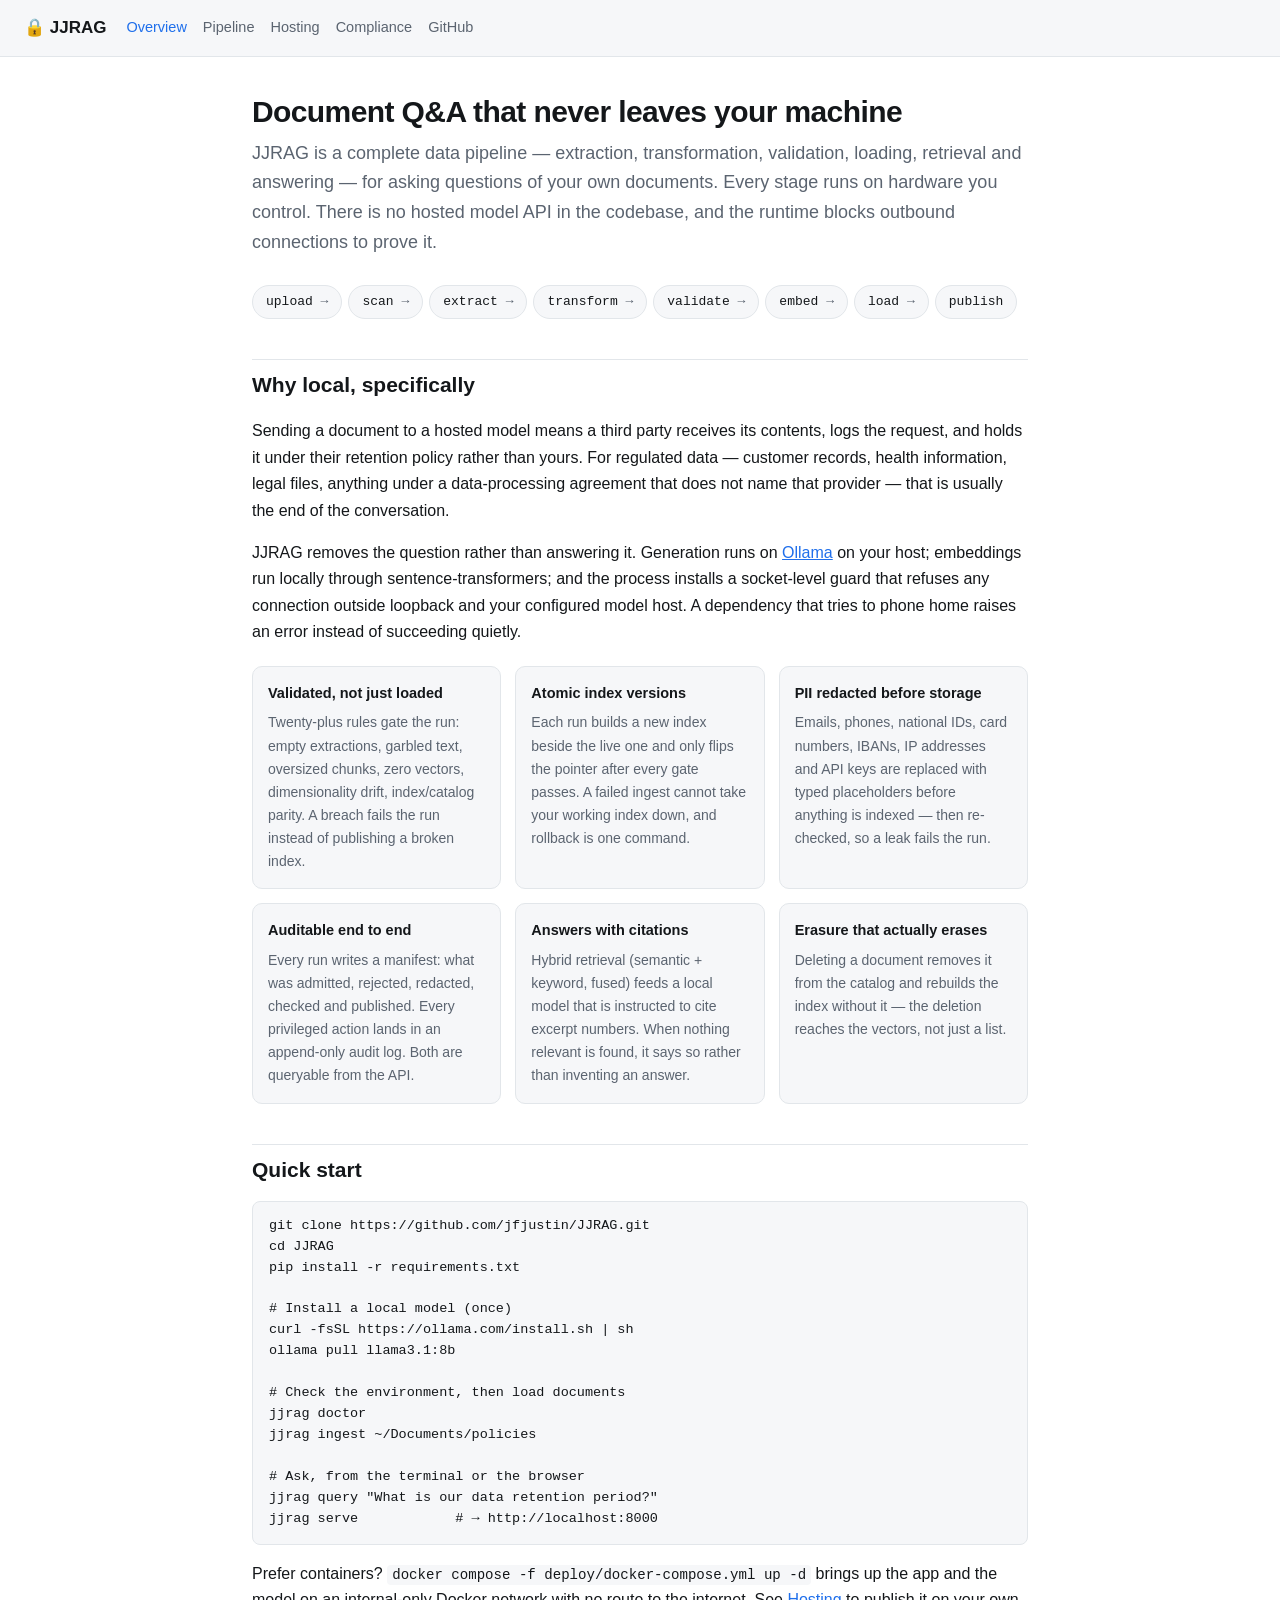
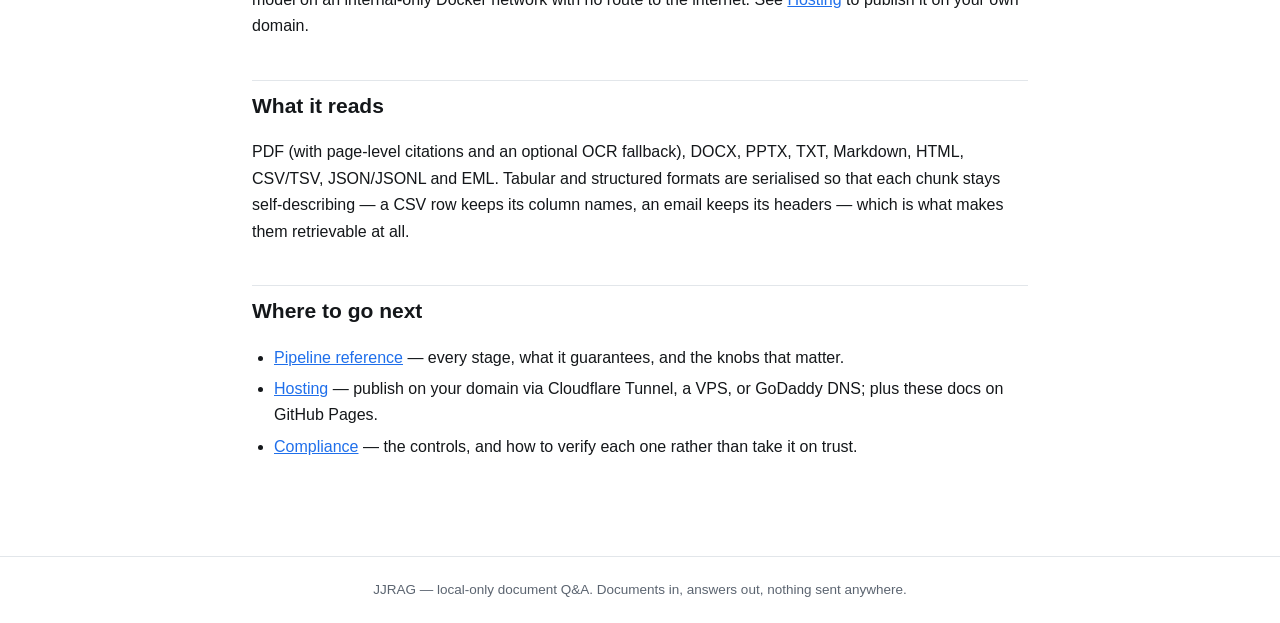
<file: docs/index.html>
<!DOCTYPE html>
<html lang="en">
<head>
<meta charset="utf-8">
<meta name="viewport" content="width=device-width, initial-scale=1">
<title>JJRAG — Local-only document Q&amp;A pipeline</title>
<meta name="description" content="A complete ETL and retrieval pipeline for documents that runs entirely on hardware you control. No hosted model APIs.">
<link rel="stylesheet" href="styles.css">
<link rel="icon" href="data:image/svg+xml,<svg xmlns='http://www.w3.org/2000/svg' viewBox='0 0 100 100'><text y='.9em' font-size='90'>🔒</text></svg>">
</head>
<body>
<header class="site">
  <strong>🔒 JJRAG</strong>
  <nav>
    <a href="index.html" class="active">Overview</a>
    <a href="pipeline.html">Pipeline</a>
    <a href="hosting.html">Hosting</a>
    <a href="compliance.html">Compliance</a>
    <a href="https://github.com/jfjustin/JJRAG">GitHub</a>
  </nav>
</header>

<main>
<h1>Document Q&amp;A that never leaves your machine</h1>
<p class="lead">
  JJRAG is a complete data pipeline — extraction, transformation, validation,
  loading, retrieval and answering — for asking questions of your own
  documents. Every stage runs on hardware you control. There is no hosted model
  API in the codebase, and the runtime blocks outbound connections to prove it.
</p>

<div class="pipeline">
  <span>upload</span><span>scan</span><span>extract</span><span>transform</span>
  <span>validate</span><span>embed</span><span>load</span><span>publish</span>
</div>

<h2>Why local, specifically</h2>
<p>
  Sending a document to a hosted model means a third party receives its
  contents, logs the request, and holds it under their retention policy rather
  than yours. For regulated data — customer records, health information, legal
  files, anything under a data-processing agreement that does not name that
  provider — that is usually the end of the conversation.
</p>
<p>
  JJRAG removes the question rather than answering it. Generation runs on
  <a href="https://ollama.com">Ollama</a> on your host; embeddings run locally
  through sentence-transformers; and the process installs a socket-level guard
  that refuses any connection outside loopback and your configured model host.
  A dependency that tries to phone home raises an error instead of succeeding
  quietly.
</p>

<div class="grid">
  <div class="card">
    <h3>Validated, not just loaded</h3>
    <p>Twenty-plus rules gate the run: empty extractions, garbled text,
       oversized chunks, zero vectors, dimensionality drift, index/catalog
       parity. A breach fails the run instead of publishing a broken index.</p>
  </div>
  <div class="card">
    <h3>Atomic index versions</h3>
    <p>Each run builds a new index beside the live one and only flips the
       pointer after every gate passes. A failed ingest cannot take your
       working index down, and rollback is one command.</p>
  </div>
  <div class="card">
    <h3>PII redacted before storage</h3>
    <p>Emails, phones, national IDs, card numbers, IBANs, IP addresses and API
       keys are replaced with typed placeholders before anything is indexed —
       then re-checked, so a leak fails the run.</p>
  </div>
  <div class="card">
    <h3>Auditable end to end</h3>
    <p>Every run writes a manifest: what was admitted, rejected, redacted,
       checked and published. Every privileged action lands in an append-only
       audit log. Both are queryable from the API.</p>
  </div>
  <div class="card">
    <h3>Answers with citations</h3>
    <p>Hybrid retrieval (semantic + keyword, fused) feeds a local model that is
       instructed to cite excerpt numbers. When nothing relevant is found, it
       says so rather than inventing an answer.</p>
  </div>
  <div class="card">
    <h3>Erasure that actually erases</h3>
    <p>Deleting a document removes it from the catalog and rebuilds the index
       without it — the deletion reaches the vectors, not just a list.</p>
  </div>
</div>

<h2>Quick start</h2>
<pre><code>git clone https://github.com/jfjustin/JJRAG.git
cd JJRAG
pip install -r requirements.txt

# Install a local model (once)
curl -fsSL https://ollama.com/install.sh | sh
ollama pull llama3.1:8b

# Check the environment, then load documents
jjrag doctor
jjrag ingest ~/Documents/policies

# Ask, from the terminal or the browser
jjrag query "What is our data retention period?"
jjrag serve            # → http://localhost:8000</code></pre>

<p>
  Prefer containers? <code>docker compose -f deploy/docker-compose.yml up -d</code>
  brings up the app and the model on an internal-only Docker network with no
  route to the internet. See <a href="hosting.html">Hosting</a> to publish it on
  your own domain.
</p>

<h2>What it reads</h2>
<p>
  PDF (with page-level citations and an optional OCR fallback), DOCX, PPTX,
  TXT, Markdown, HTML, CSV/TSV, JSON/JSONL and EML. Tabular and structured
  formats are serialised so that each chunk stays self-describing — a CSV row
  keeps its column names, an email keeps its headers — which is what makes them
  retrievable at all.
</p>

<h2>Where to go next</h2>
<ul>
  <li><a href="pipeline.html">Pipeline reference</a> — every stage, what it
      guarantees, and the knobs that matter.</li>
  <li><a href="hosting.html">Hosting</a> — publish on your domain via Cloudflare
      Tunnel, a VPS, or GoDaddy DNS; plus these docs on GitHub Pages.</li>
  <li><a href="compliance.html">Compliance</a> — the controls, and how to
      verify each one rather than take it on trust.</li>
</ul>
</main>

<footer>JJRAG — local-only document Q&amp;A. Documents in, answers out, nothing sent anywhere.</footer>
</body>
</html>
</file>
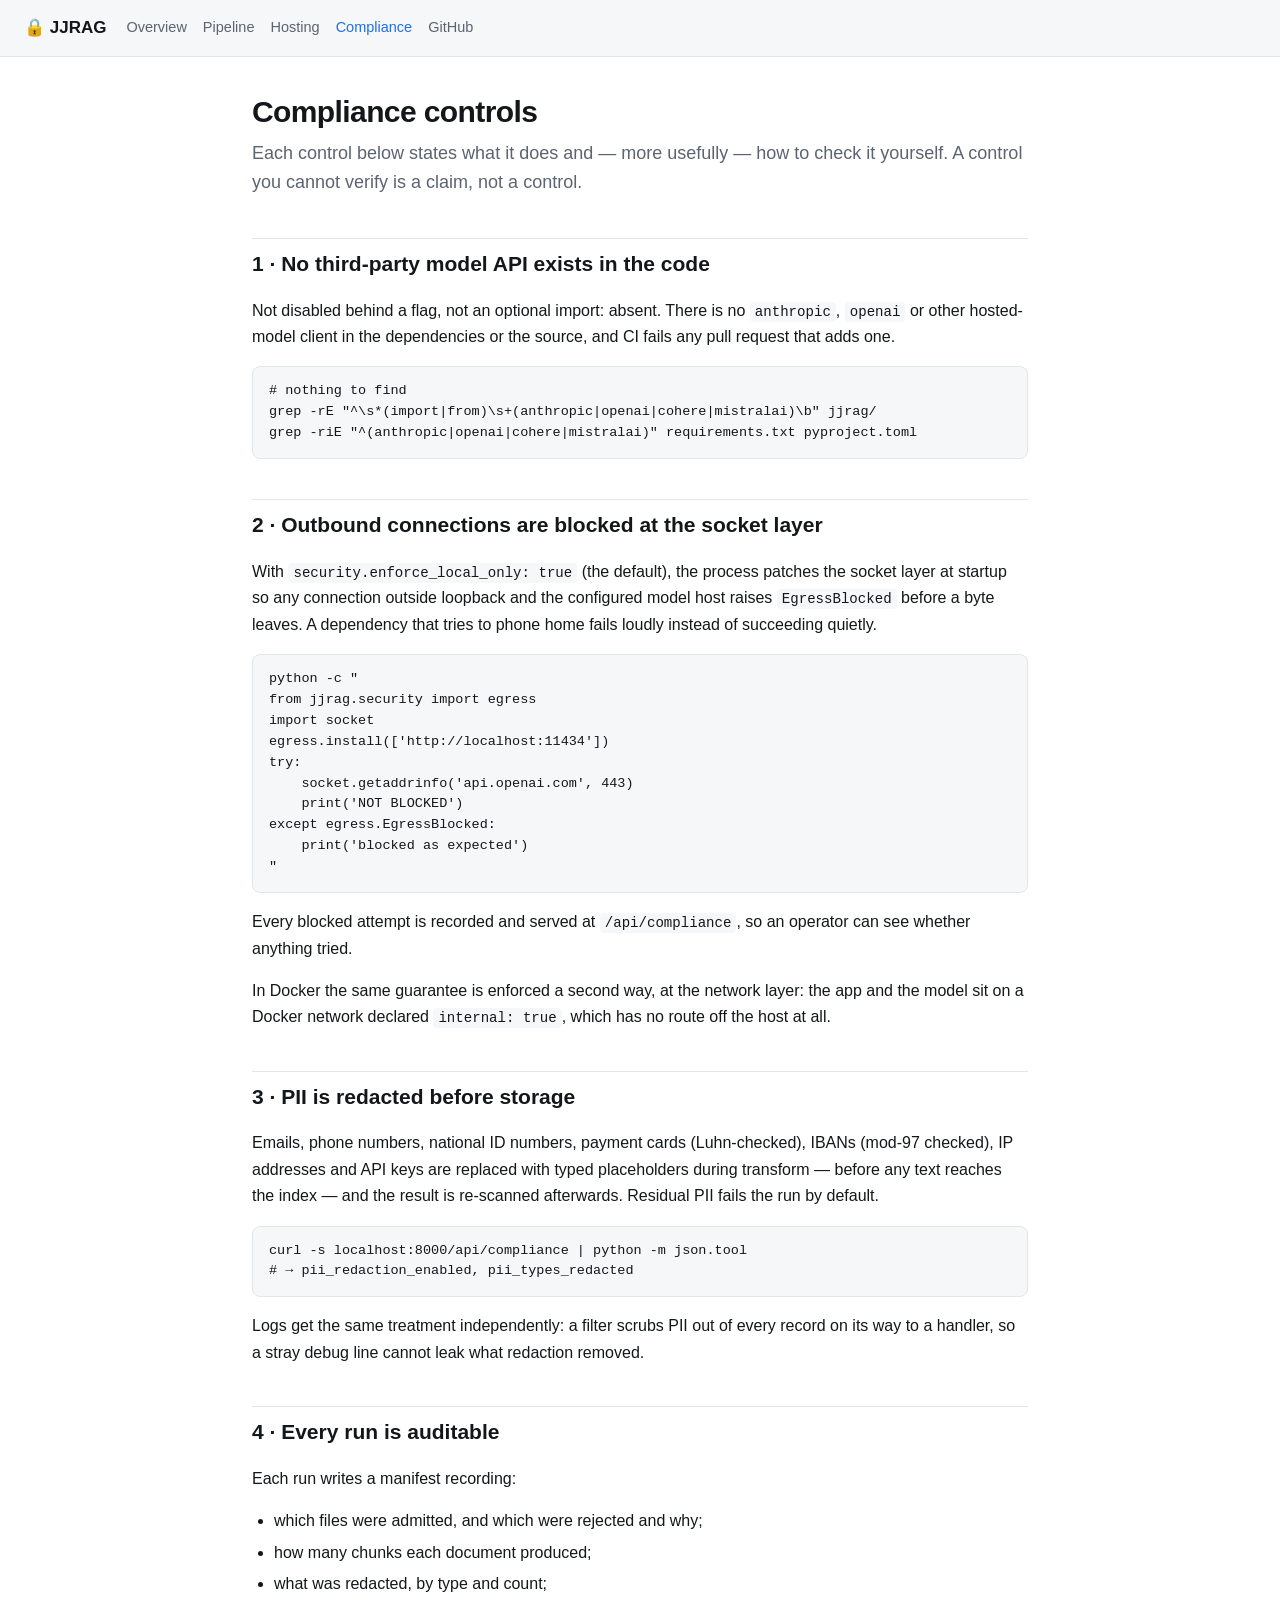
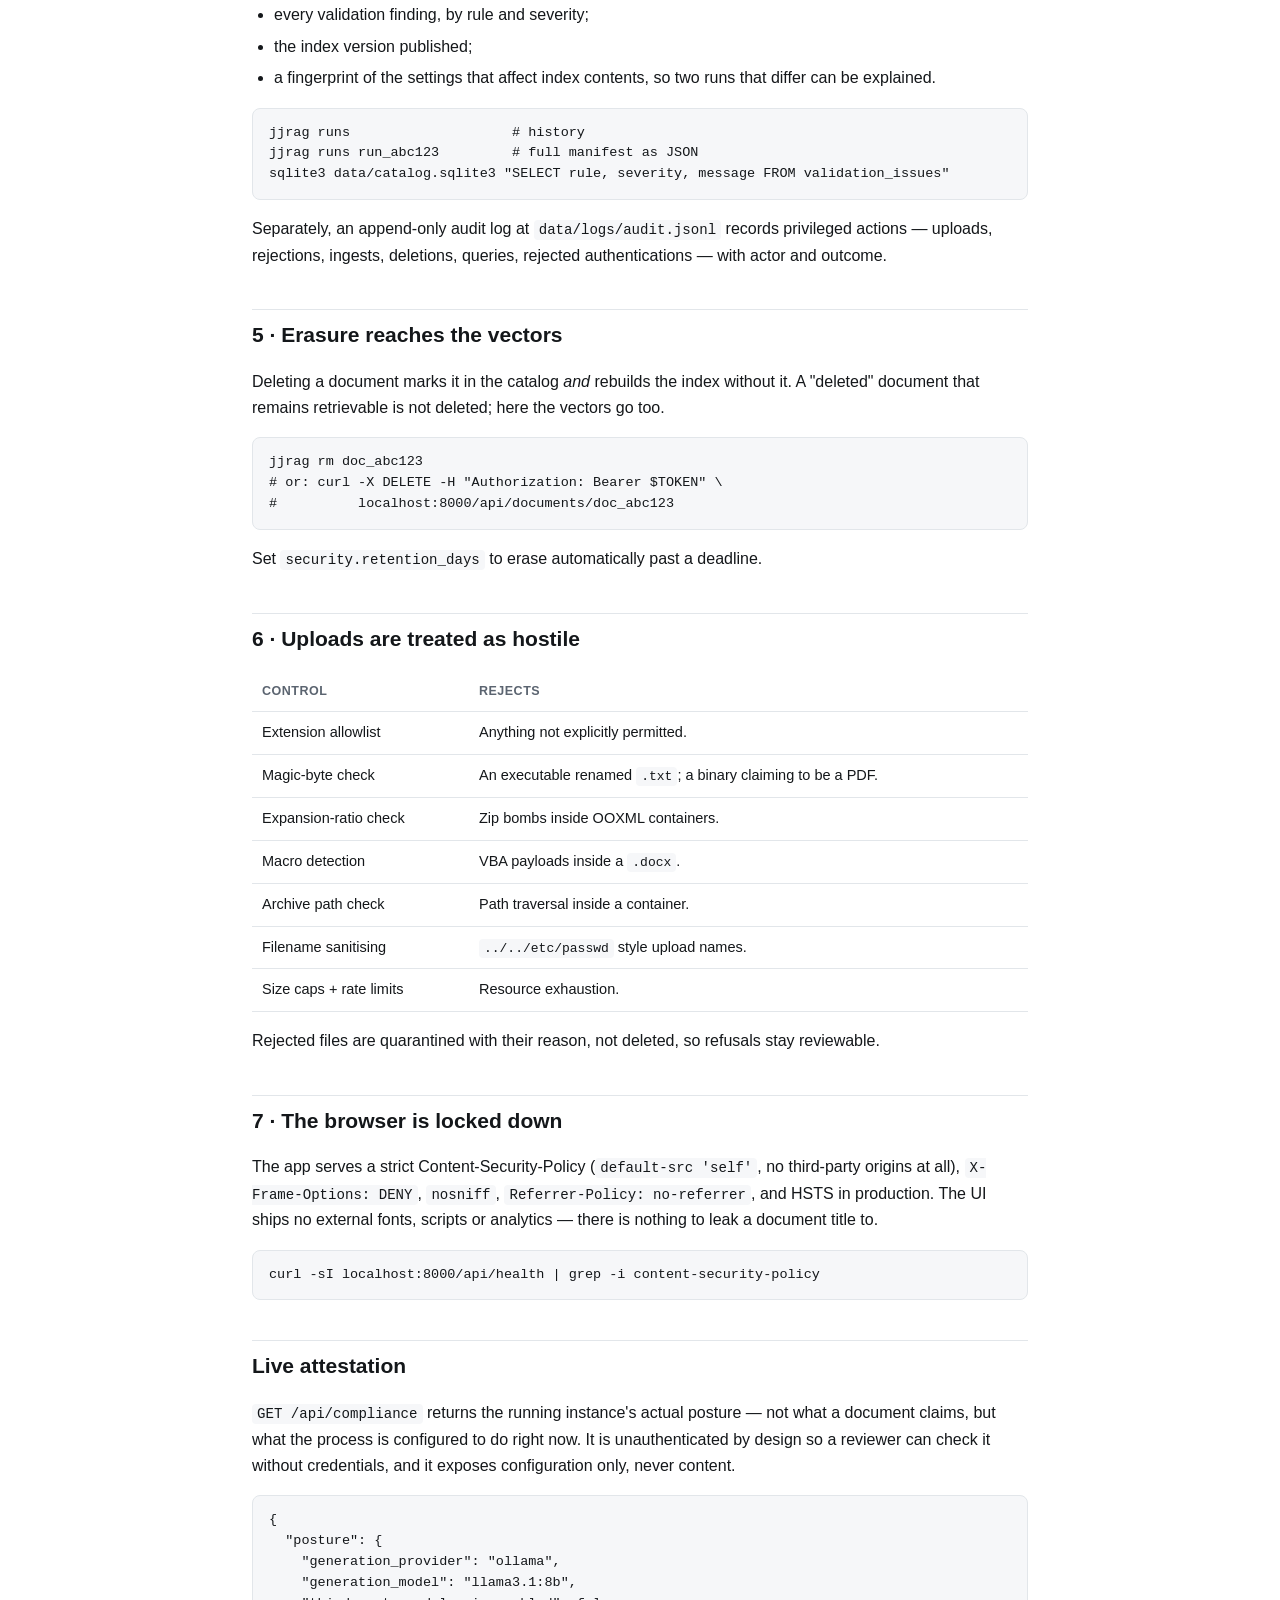
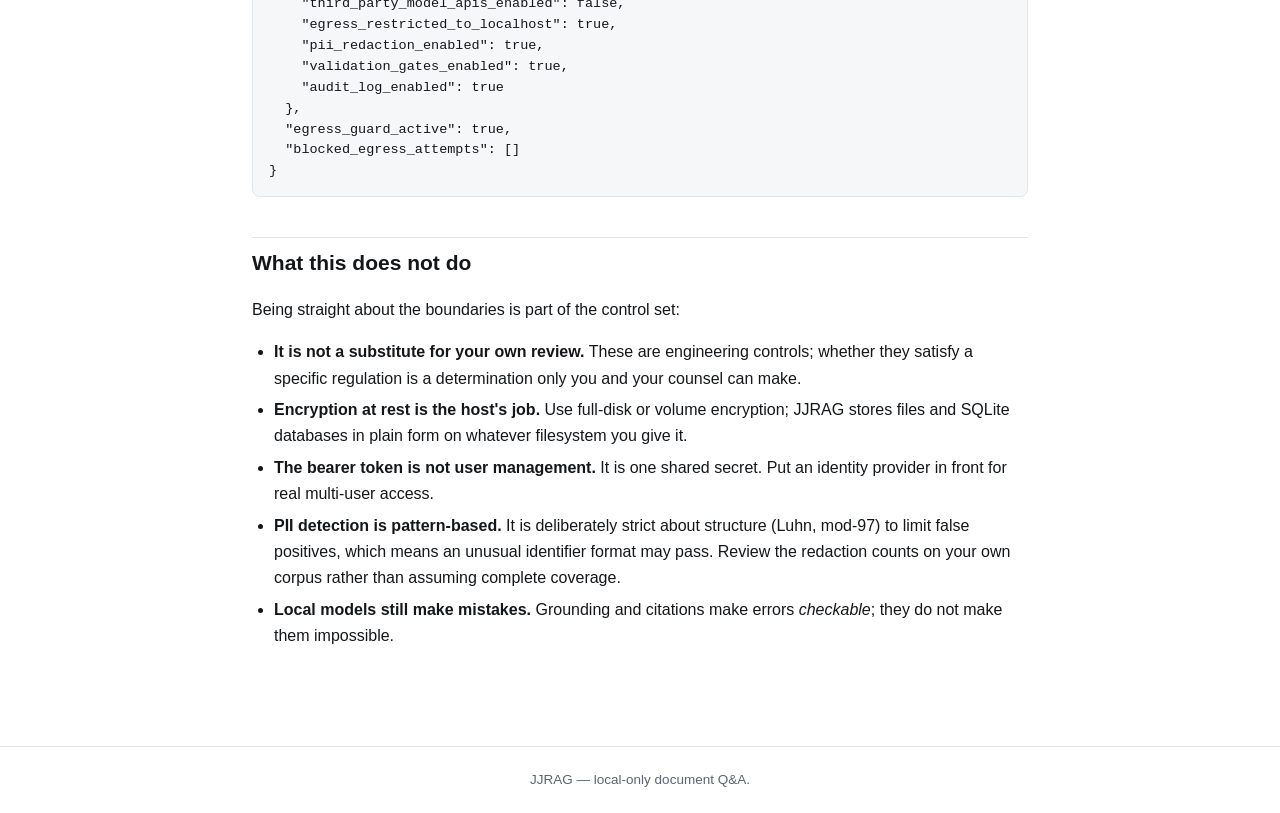
<file: docs/compliance.html>
<!DOCTYPE html>
<html lang="en">
<head>
<meta charset="utf-8">
<meta name="viewport" content="width=device-width, initial-scale=1">
<title>Compliance — JJRAG</title>
<link rel="stylesheet" href="styles.css">
<link rel="icon" href="data:image/svg+xml,<svg xmlns='http://www.w3.org/2000/svg' viewBox='0 0 100 100'><text y='.9em' font-size='90'>🔒</text></svg>">
</head>
<body>
<header class="site">
  <strong>🔒 JJRAG</strong>
  <nav>
    <a href="index.html">Overview</a>
    <a href="pipeline.html">Pipeline</a>
    <a href="hosting.html">Hosting</a>
    <a href="compliance.html" class="active">Compliance</a>
    <a href="https://github.com/jfjustin/JJRAG">GitHub</a>
  </nav>
</header>

<main>
<h1>Compliance controls</h1>
<p class="lead">
  Each control below states what it does and — more usefully — how to check it
  yourself. A control you cannot verify is a claim, not a control.
</p>

<h2>1 · No third-party model API exists in the code</h2>
<p>
  Not disabled behind a flag, not an optional import: absent. There is no
  <code>anthropic</code>, <code>openai</code> or other hosted-model client in
  the dependencies or the source, and CI fails any pull request that adds one.
</p>
<pre><code># nothing to find
grep -rE "^\s*(import|from)\s+(anthropic|openai|cohere|mistralai)\b" jjrag/
grep -riE "^(anthropic|openai|cohere|mistralai)" requirements.txt pyproject.toml</code></pre>

<h2>2 · Outbound connections are blocked at the socket layer</h2>
<p>
  With <code>security.enforce_local_only: true</code> (the default), the process
  patches the socket layer at startup so any connection outside loopback and the
  configured model host raises <code>EgressBlocked</code> before a byte leaves.
  A dependency that tries to phone home fails loudly instead of succeeding
  quietly.
</p>
<pre><code>python -c "
from jjrag.security import egress
import socket
egress.install(['http://localhost:11434'])
try:
    socket.getaddrinfo('api.openai.com', 443)
    print('NOT BLOCKED')
except egress.EgressBlocked:
    print('blocked as expected')
"</code></pre>
<p>
  Every blocked attempt is recorded and served at <code>/api/compliance</code>,
  so an operator can see whether anything tried.
</p>
<p>
  In Docker the same guarantee is enforced a second way, at the network layer:
  the app and the model sit on a Docker network declared
  <code>internal: true</code>, which has no route off the host at all.
</p>

<h2>3 · PII is redacted before storage</h2>
<p>
  Emails, phone numbers, national ID numbers, payment cards (Luhn-checked),
  IBANs (mod-97 checked), IP addresses and API keys are replaced with typed
  placeholders during transform — before any text reaches the index — and the
  result is re-scanned afterwards. Residual PII fails the run by default.
</p>
<pre><code>curl -s localhost:8000/api/compliance | python -m json.tool
# → pii_redaction_enabled, pii_types_redacted</code></pre>
<p>
  Logs get the same treatment independently: a filter scrubs PII out of every
  record on its way to a handler, so a stray debug line cannot leak what
  redaction removed.
</p>

<h2>4 · Every run is auditable</h2>
<p>Each run writes a manifest recording:</p>
<ul>
  <li>which files were admitted, and which were rejected and why;</li>
  <li>how many chunks each document produced;</li>
  <li>what was redacted, by type and count;</li>
  <li>every validation finding, by rule and severity;</li>
  <li>the index version published;</li>
  <li>a fingerprint of the settings that affect index contents, so two runs that
      differ can be explained.</li>
</ul>
<pre><code>jjrag runs                    # history
jjrag runs run_abc123         # full manifest as JSON
sqlite3 data/catalog.sqlite3 "SELECT rule, severity, message FROM validation_issues"</code></pre>
<p>
  Separately, an append-only audit log at <code>data/logs/audit.jsonl</code>
  records privileged actions — uploads, rejections, ingests, deletions, queries,
  rejected authentications — with actor and outcome.
</p>

<h2>5 · Erasure reaches the vectors</h2>
<p>
  Deleting a document marks it in the catalog <em>and</em> rebuilds the index
  without it. A "deleted" document that remains retrievable is not deleted; here
  the vectors go too.
</p>
<pre><code>jjrag rm doc_abc123
# or: curl -X DELETE -H "Authorization: Bearer $TOKEN" \
#          localhost:8000/api/documents/doc_abc123</code></pre>
<p>
  Set <code>security.retention_days</code> to erase automatically past a
  deadline.
</p>

<h2>6 · Uploads are treated as hostile</h2>
<table>
  <tr><th>Control</th><th>Rejects</th></tr>
  <tr><td>Extension allowlist</td><td>Anything not explicitly permitted.</td></tr>
  <tr><td>Magic-byte check</td><td>An executable renamed <code>.txt</code>; a binary claiming to be a PDF.</td></tr>
  <tr><td>Expansion-ratio check</td><td>Zip bombs inside OOXML containers.</td></tr>
  <tr><td>Macro detection</td><td>VBA payloads inside a <code>.docx</code>.</td></tr>
  <tr><td>Archive path check</td><td>Path traversal inside a container.</td></tr>
  <tr><td>Filename sanitising</td><td><code>../../etc/passwd</code> style upload names.</td></tr>
  <tr><td>Size caps + rate limits</td><td>Resource exhaustion.</td></tr>
</table>
<p>Rejected files are quarantined with their reason, not deleted, so refusals stay reviewable.</p>

<h2>7 · The browser is locked down</h2>
<p>
  The app serves a strict Content-Security-Policy (<code>default-src 'self'</code>,
  no third-party origins at all), <code>X-Frame-Options: DENY</code>,
  <code>nosniff</code>, <code>Referrer-Policy: no-referrer</code>, and HSTS in
  production. The UI ships no external fonts, scripts or analytics — there is
  nothing to leak a document title to.
</p>
<pre><code>curl -sI localhost:8000/api/health | grep -i content-security-policy</code></pre>

<h2>Live attestation</h2>
<p>
  <code>GET /api/compliance</code> returns the running instance's actual posture
  — not what a document claims, but what the process is configured to do right
  now. It is unauthenticated by design so a reviewer can check it without
  credentials, and it exposes configuration only, never content.
</p>
<pre><code>{
  "posture": {
    "generation_provider": "ollama",
    "generation_model": "llama3.1:8b",
    "third_party_model_apis_enabled": false,
    "egress_restricted_to_localhost": true,
    "pii_redaction_enabled": true,
    "validation_gates_enabled": true,
    "audit_log_enabled": true
  },
  "egress_guard_active": true,
  "blocked_egress_attempts": []
}</code></pre>

<h2>What this does not do</h2>
<p>Being straight about the boundaries is part of the control set:</p>
<ul>
  <li><strong>It is not a substitute for your own review.</strong> These are
      engineering controls; whether they satisfy a specific regulation is a
      determination only you and your counsel can make.</li>
  <li><strong>Encryption at rest is the host's job.</strong> Use full-disk or
      volume encryption; JJRAG stores files and SQLite databases in plain form
      on whatever filesystem you give it.</li>
  <li><strong>The bearer token is not user management.</strong> It is one shared
      secret. Put an identity provider in front for real multi-user access.</li>
  <li><strong>PII detection is pattern-based.</strong> It is deliberately strict
      about structure (Luhn, mod-97) to limit false positives, which means an
      unusual identifier format may pass. Review the redaction counts on your
      own corpus rather than assuming complete coverage.</li>
  <li><strong>Local models still make mistakes.</strong> Grounding and citations
      make errors <em>checkable</em>; they do not make them impossible.</li>
</ul>
</main>

<footer>JJRAG — local-only document Q&amp;A.</footer>
</body>
</html>
</file>
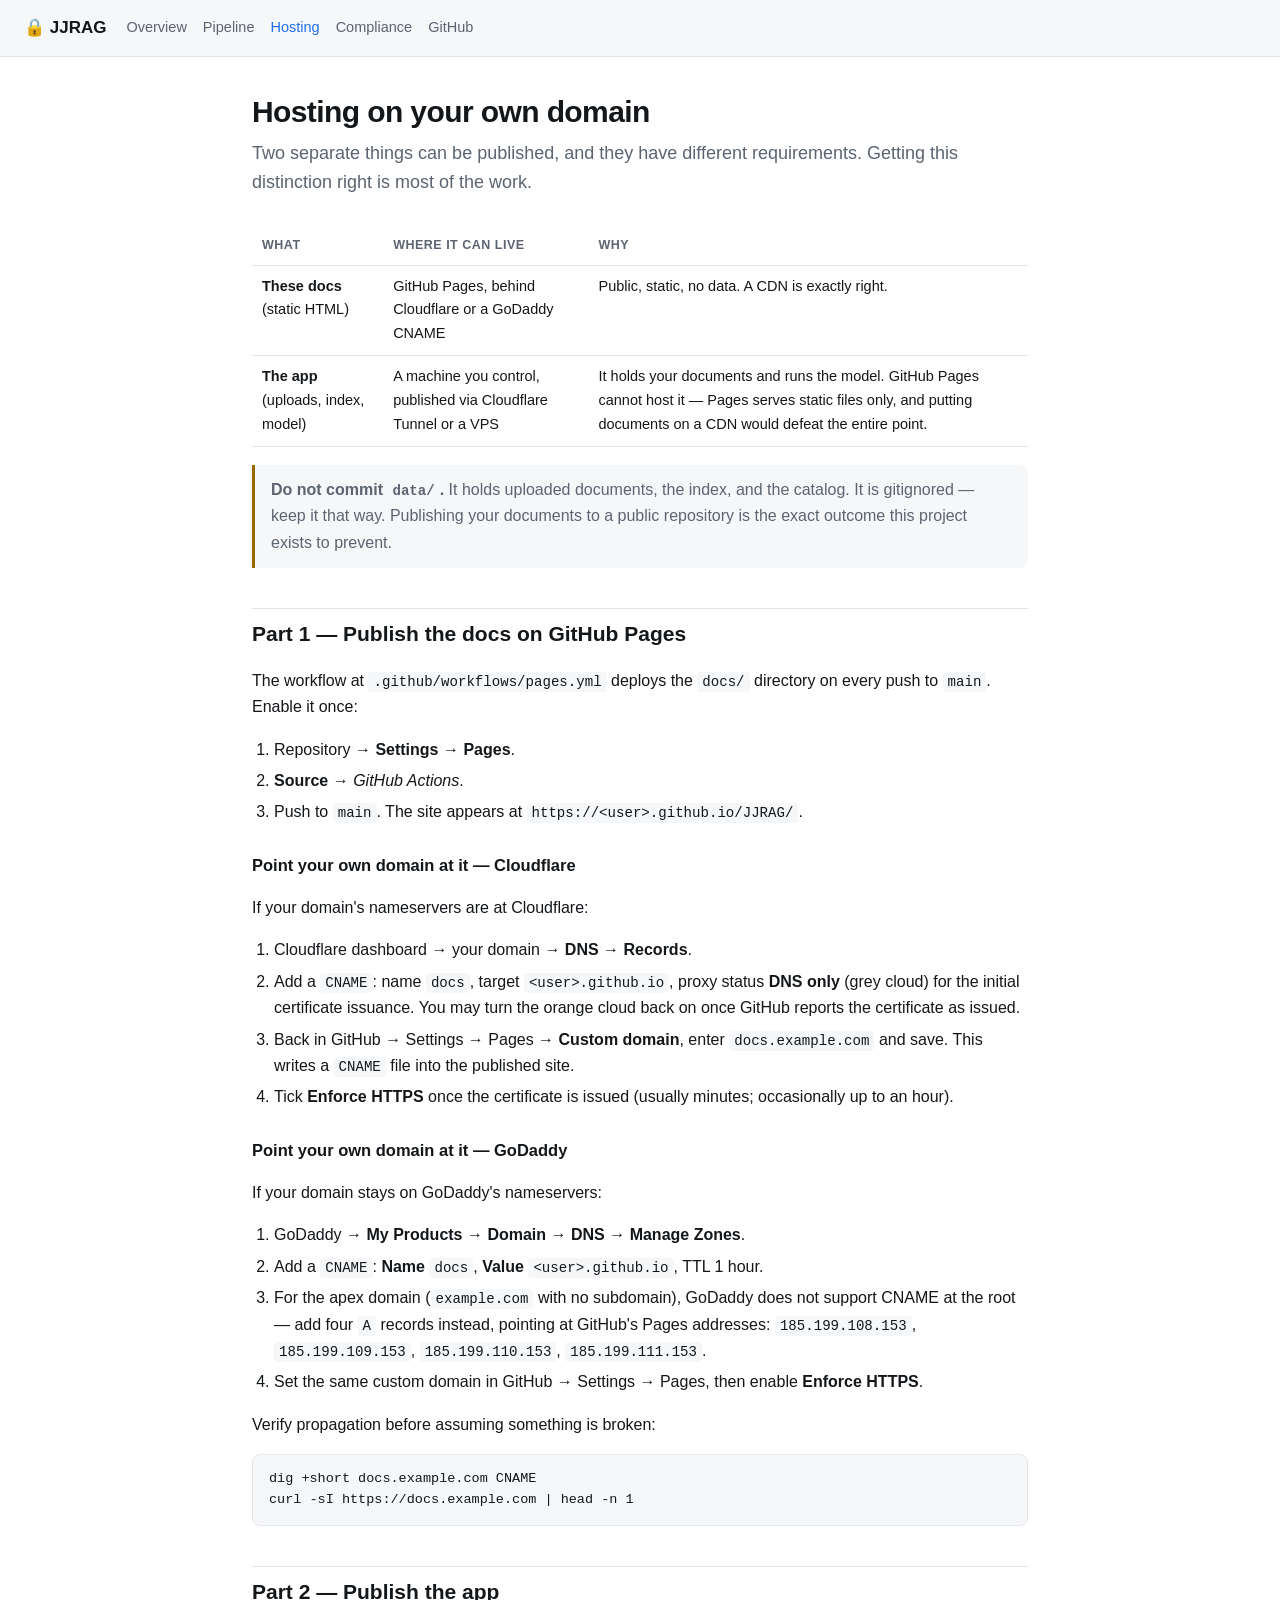
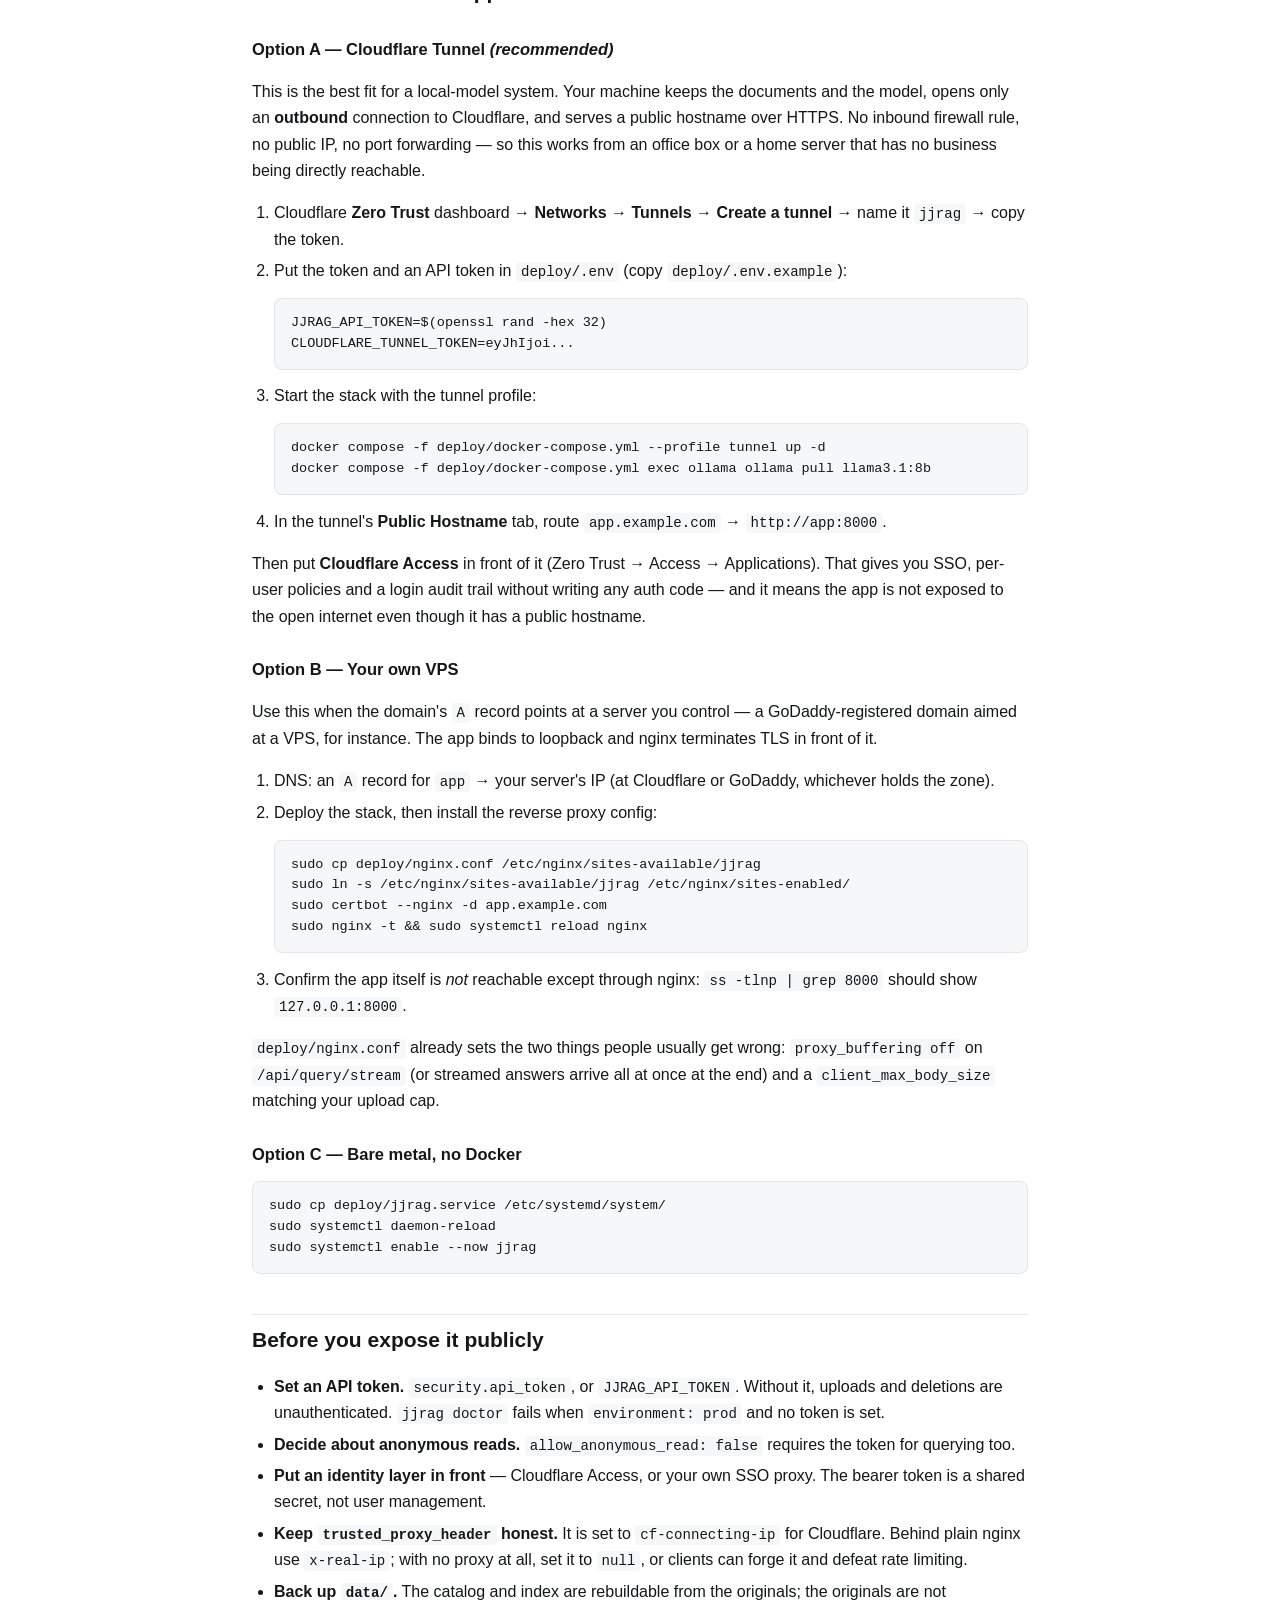
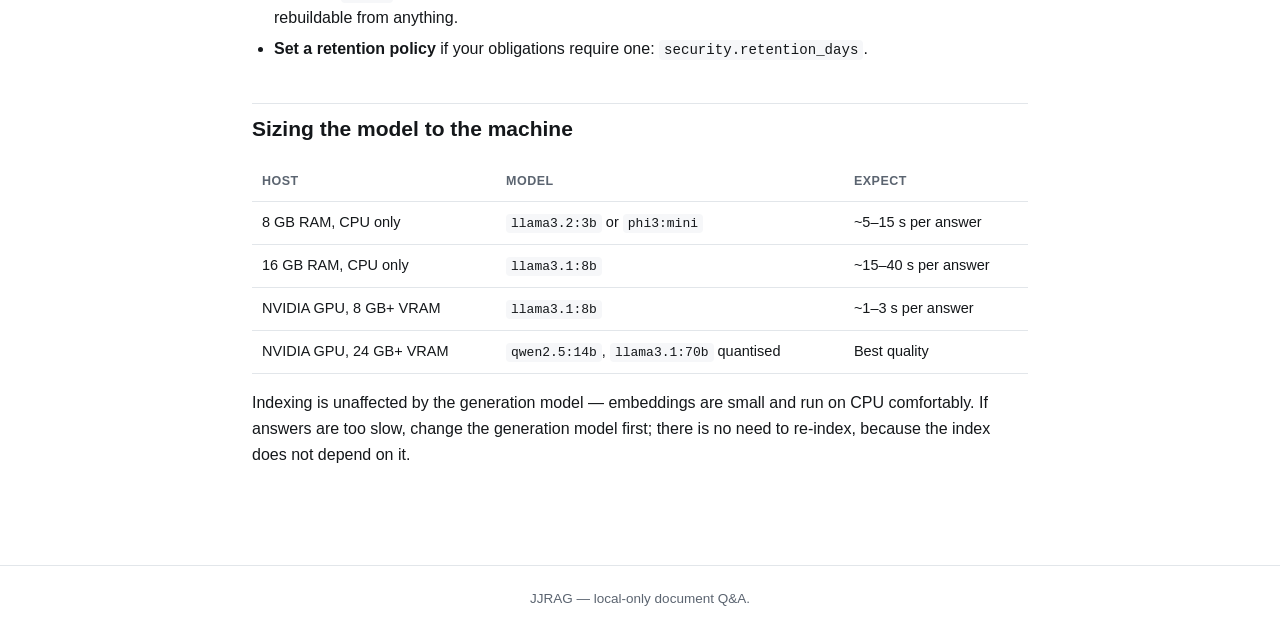
<file: docs/hosting.html>
<!DOCTYPE html>
<html lang="en">
<head>
<meta charset="utf-8">
<meta name="viewport" content="width=device-width, initial-scale=1">
<title>Hosting — JJRAG</title>
<link rel="stylesheet" href="styles.css">
<link rel="icon" href="data:image/svg+xml,<svg xmlns='http://www.w3.org/2000/svg' viewBox='0 0 100 100'><text y='.9em' font-size='90'>🔒</text></svg>">
</head>
<body>
<header class="site">
  <strong>🔒 JJRAG</strong>
  <nav>
    <a href="index.html">Overview</a>
    <a href="pipeline.html">Pipeline</a>
    <a href="hosting.html" class="active">Hosting</a>
    <a href="compliance.html">Compliance</a>
    <a href="https://github.com/jfjustin/JJRAG">GitHub</a>
  </nav>
</header>

<main>
<h1>Hosting on your own domain</h1>
<p class="lead">
  Two separate things can be published, and they have different requirements.
  Getting this distinction right is most of the work.
</p>

<table>
  <tr><th>What</th><th>Where it can live</th><th>Why</th></tr>
  <tr>
    <td><strong>These docs</strong> (static HTML)</td>
    <td>GitHub Pages, behind Cloudflare or a GoDaddy CNAME</td>
    <td>Public, static, no data. A CDN is exactly right.</td>
  </tr>
  <tr>
    <td><strong>The app</strong> (uploads, index, model)</td>
    <td>A machine you control, published via Cloudflare Tunnel or a VPS</td>
    <td>It holds your documents and runs the model. GitHub Pages cannot host
        it — Pages serves static files only, and putting documents on a CDN
        would defeat the entire point.</td>
  </tr>
</table>

<blockquote class="warn">
  <strong>Do not commit <code>data/</code>.</strong> It holds uploaded
  documents, the index, and the catalog. It is gitignored — keep it that way.
  Publishing your documents to a public repository is the exact outcome this
  project exists to prevent.
</blockquote>

<h2>Part 1 — Publish the docs on GitHub Pages</h2>
<p>
  The workflow at <code>.github/workflows/pages.yml</code> deploys the
  <code>docs/</code> directory on every push to <code>main</code>. Enable it
  once:
</p>
<ol>
  <li>Repository → <strong>Settings → Pages</strong>.</li>
  <li><strong>Source</strong> → <em>GitHub Actions</em>.</li>
  <li>Push to <code>main</code>. The site appears at
      <code>https://&lt;user&gt;.github.io/JJRAG/</code>.</li>
</ol>

<h3>Point your own domain at it — Cloudflare</h3>
<p>If your domain's nameservers are at Cloudflare:</p>
<ol>
  <li>Cloudflare dashboard → your domain → <strong>DNS → Records</strong>.</li>
  <li>Add a <code>CNAME</code>: name <code>docs</code>, target
      <code>&lt;user&gt;.github.io</code>, proxy status
      <strong>DNS only</strong> (grey cloud) for the initial certificate
      issuance. You may turn the orange cloud back on once GitHub reports the
      certificate as issued.</li>
  <li>Back in GitHub → Settings → Pages → <strong>Custom domain</strong>, enter
      <code>docs.example.com</code> and save. This writes a
      <code>CNAME</code> file into the published site.</li>
  <li>Tick <strong>Enforce HTTPS</strong> once the certificate is issued
      (usually minutes; occasionally up to an hour).</li>
</ol>

<h3>Point your own domain at it — GoDaddy</h3>
<p>If your domain stays on GoDaddy's nameservers:</p>
<ol>
  <li>GoDaddy → <strong>My Products → Domain → DNS → Manage Zones</strong>.</li>
  <li>Add a <code>CNAME</code>: <strong>Name</strong> <code>docs</code>,
      <strong>Value</strong> <code>&lt;user&gt;.github.io</code>, TTL 1 hour.</li>
  <li>For the apex domain (<code>example.com</code> with no subdomain), GoDaddy
      does not support CNAME at the root — add four <code>A</code> records
      instead, pointing at GitHub's Pages addresses:
      <code>185.199.108.153</code>, <code>185.199.109.153</code>,
      <code>185.199.110.153</code>, <code>185.199.111.153</code>.</li>
  <li>Set the same custom domain in GitHub → Settings → Pages, then enable
      <strong>Enforce HTTPS</strong>.</li>
</ol>
<p>Verify propagation before assuming something is broken:</p>
<pre><code>dig +short docs.example.com CNAME
curl -sI https://docs.example.com | head -n 1</code></pre>

<h2>Part 2 — Publish the app</h2>

<h3>Option A — Cloudflare Tunnel <em>(recommended)</em></h3>
<p>
  This is the best fit for a local-model system. Your machine keeps the
  documents and the model, opens only an <strong>outbound</strong> connection to
  Cloudflare, and serves a public hostname over HTTPS. No inbound firewall rule,
  no public IP, no port forwarding — so this works from an office box or a home
  server that has no business being directly reachable.
</p>
<ol>
  <li>Cloudflare <strong>Zero Trust</strong> dashboard →
      <strong>Networks → Tunnels → Create a tunnel</strong> → name it
      <code>jjrag</code> → copy the token.</li>
  <li>Put the token and an API token in <code>deploy/.env</code>
      (copy <code>deploy/.env.example</code>):
<pre><code>JJRAG_API_TOKEN=$(openssl rand -hex 32)
CLOUDFLARE_TUNNEL_TOKEN=eyJhIjoi...</code></pre></li>
  <li>Start the stack with the tunnel profile:
<pre><code>docker compose -f deploy/docker-compose.yml --profile tunnel up -d
docker compose -f deploy/docker-compose.yml exec ollama ollama pull llama3.1:8b</code></pre></li>
  <li>In the tunnel's <strong>Public Hostname</strong> tab, route
      <code>app.example.com</code> → <code>http://app:8000</code>.</li>
</ol>
<p>
  Then put <strong>Cloudflare Access</strong> in front of it (Zero Trust →
  Access → Applications). That gives you SSO, per-user policies and a login
  audit trail without writing any auth code — and it means the app is not
  exposed to the open internet even though it has a public hostname.
</p>

<h3>Option B — Your own VPS</h3>
<p>
  Use this when the domain's <code>A</code> record points at a server you
  control — a GoDaddy-registered domain aimed at a VPS, for instance. The app
  binds to loopback and nginx terminates TLS in front of it.
</p>
<ol>
  <li>DNS: an <code>A</code> record for <code>app</code> → your server's IP
      (at Cloudflare or GoDaddy, whichever holds the zone).</li>
  <li>Deploy the stack, then install the reverse proxy config:
<pre><code>sudo cp deploy/nginx.conf /etc/nginx/sites-available/jjrag
sudo ln -s /etc/nginx/sites-available/jjrag /etc/nginx/sites-enabled/
sudo certbot --nginx -d app.example.com
sudo nginx -t &amp;&amp; sudo systemctl reload nginx</code></pre></li>
  <li>Confirm the app itself is <em>not</em> reachable except through nginx:
      <code>ss -tlnp | grep 8000</code> should show <code>127.0.0.1:8000</code>.</li>
</ol>
<p>
  <code>deploy/nginx.conf</code> already sets the two things people usually get
  wrong: <code>proxy_buffering off</code> on <code>/api/query/stream</code> (or
  streamed answers arrive all at once at the end) and a
  <code>client_max_body_size</code> matching your upload cap.
</p>

<h3>Option C — Bare metal, no Docker</h3>
<pre><code>sudo cp deploy/jjrag.service /etc/systemd/system/
sudo systemctl daemon-reload
sudo systemctl enable --now jjrag</code></pre>

<h2>Before you expose it publicly</h2>
<ul>
  <li><strong>Set an API token.</strong> <code>security.api_token</code>, or
      <code>JJRAG_API_TOKEN</code>. Without it, uploads and deletions are
      unauthenticated. <code>jjrag doctor</code> fails when
      <code>environment: prod</code> and no token is set.</li>
  <li><strong>Decide about anonymous reads.</strong>
      <code>allow_anonymous_read: false</code> requires the token for querying
      too.</li>
  <li><strong>Put an identity layer in front</strong> — Cloudflare Access, or
      your own SSO proxy. The bearer token is a shared secret, not user
      management.</li>
  <li><strong>Keep <code>trusted_proxy_header</code> honest.</strong> It is set
      to <code>cf-connecting-ip</code> for Cloudflare. Behind plain nginx use
      <code>x-real-ip</code>; with no proxy at all, set it to
      <code>null</code>, or clients can forge it and defeat rate limiting.</li>
  <li><strong>Back up <code>data/</code>.</strong> The catalog and index are
      rebuildable from the originals; the originals are not rebuildable from
      anything.</li>
  <li><strong>Set a retention policy</strong> if your obligations require one:
      <code>security.retention_days</code>.</li>
</ul>

<h2>Sizing the model to the machine</h2>
<table>
  <tr><th>Host</th><th>Model</th><th>Expect</th></tr>
  <tr><td>8 GB RAM, CPU only</td><td><code>llama3.2:3b</code> or <code>phi3:mini</code></td><td>~5–15 s per answer</td></tr>
  <tr><td>16 GB RAM, CPU only</td><td><code>llama3.1:8b</code></td><td>~15–40 s per answer</td></tr>
  <tr><td>NVIDIA GPU, 8 GB+ VRAM</td><td><code>llama3.1:8b</code></td><td>~1–3 s per answer</td></tr>
  <tr><td>NVIDIA GPU, 24 GB+ VRAM</td><td><code>qwen2.5:14b</code>, <code>llama3.1:70b</code> quantised</td><td>Best quality</td></tr>
</table>
<p>
  Indexing is unaffected by the generation model — embeddings are small and run
  on CPU comfortably. If answers are too slow, change the generation model
  first; there is no need to re-index, because the index does not depend on it.
</p>
</main>

<footer>JJRAG — local-only document Q&amp;A.</footer>
</body>
</html>
</file>
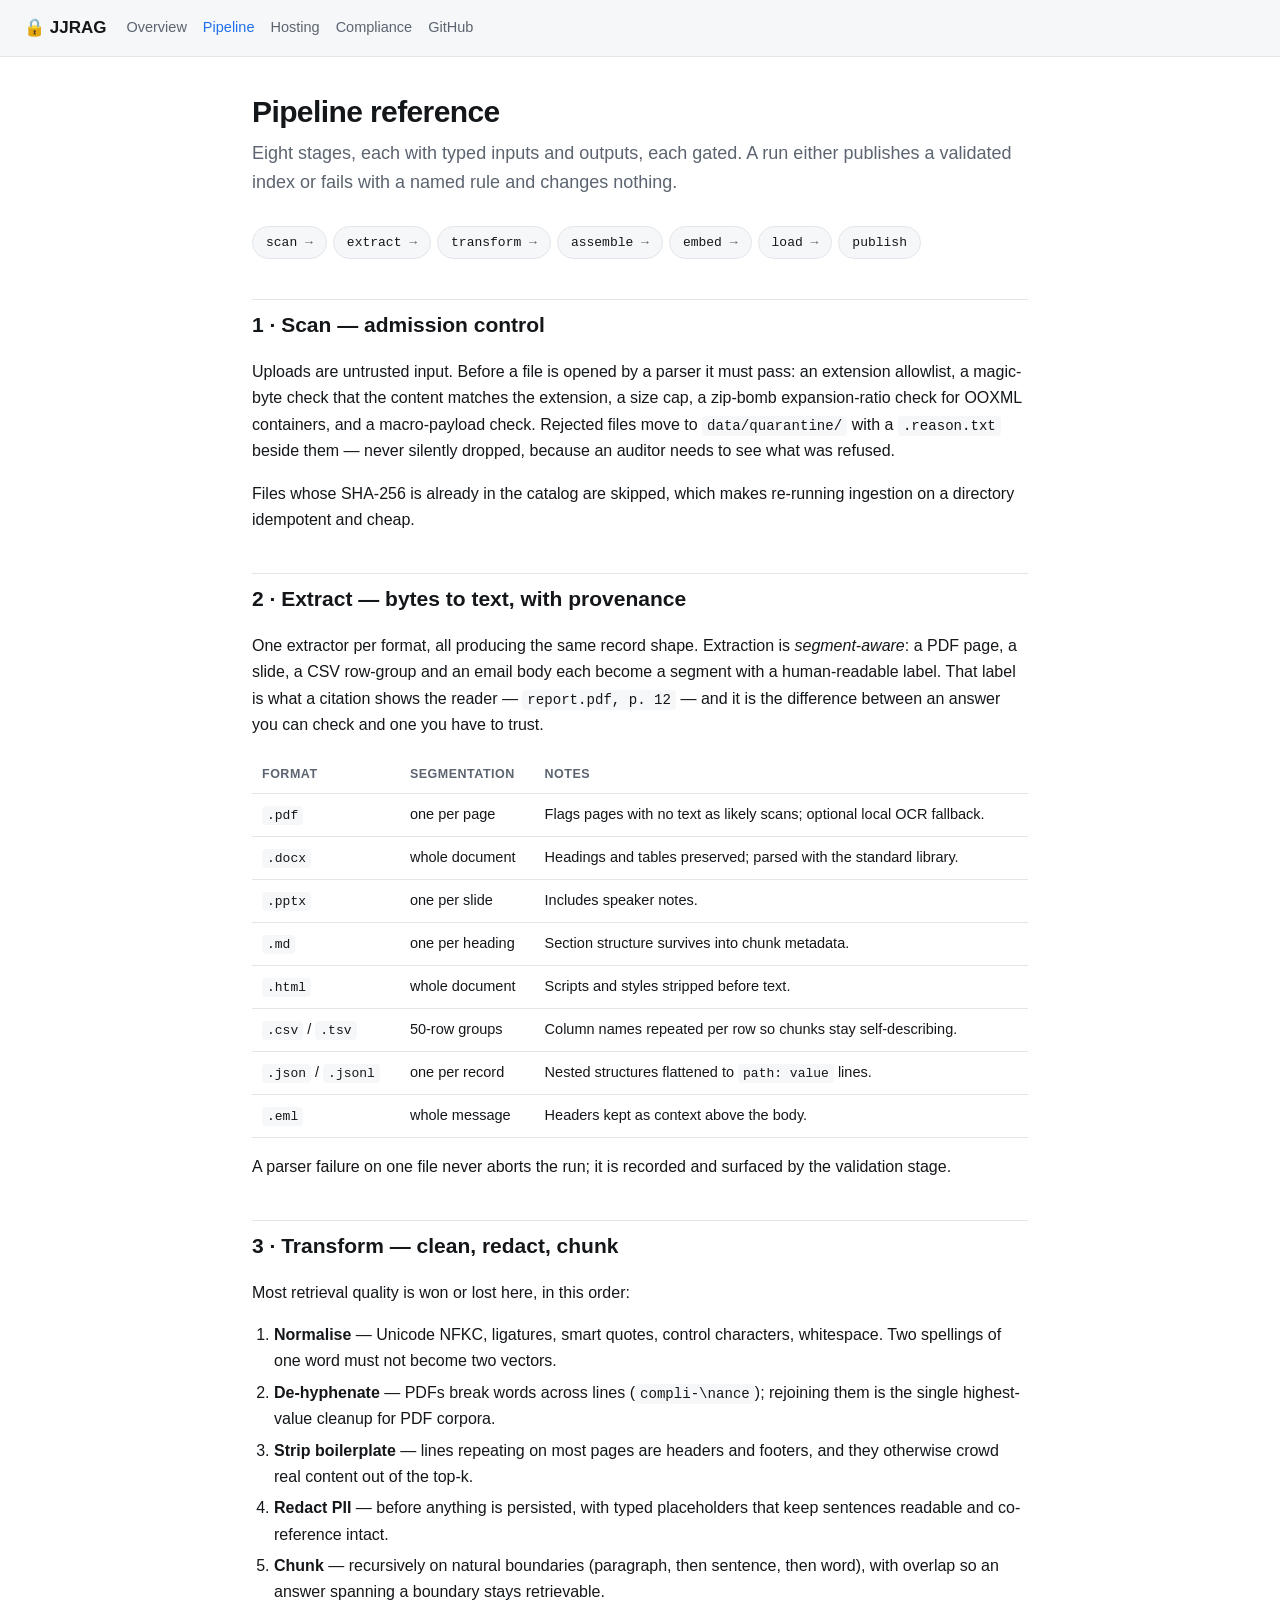
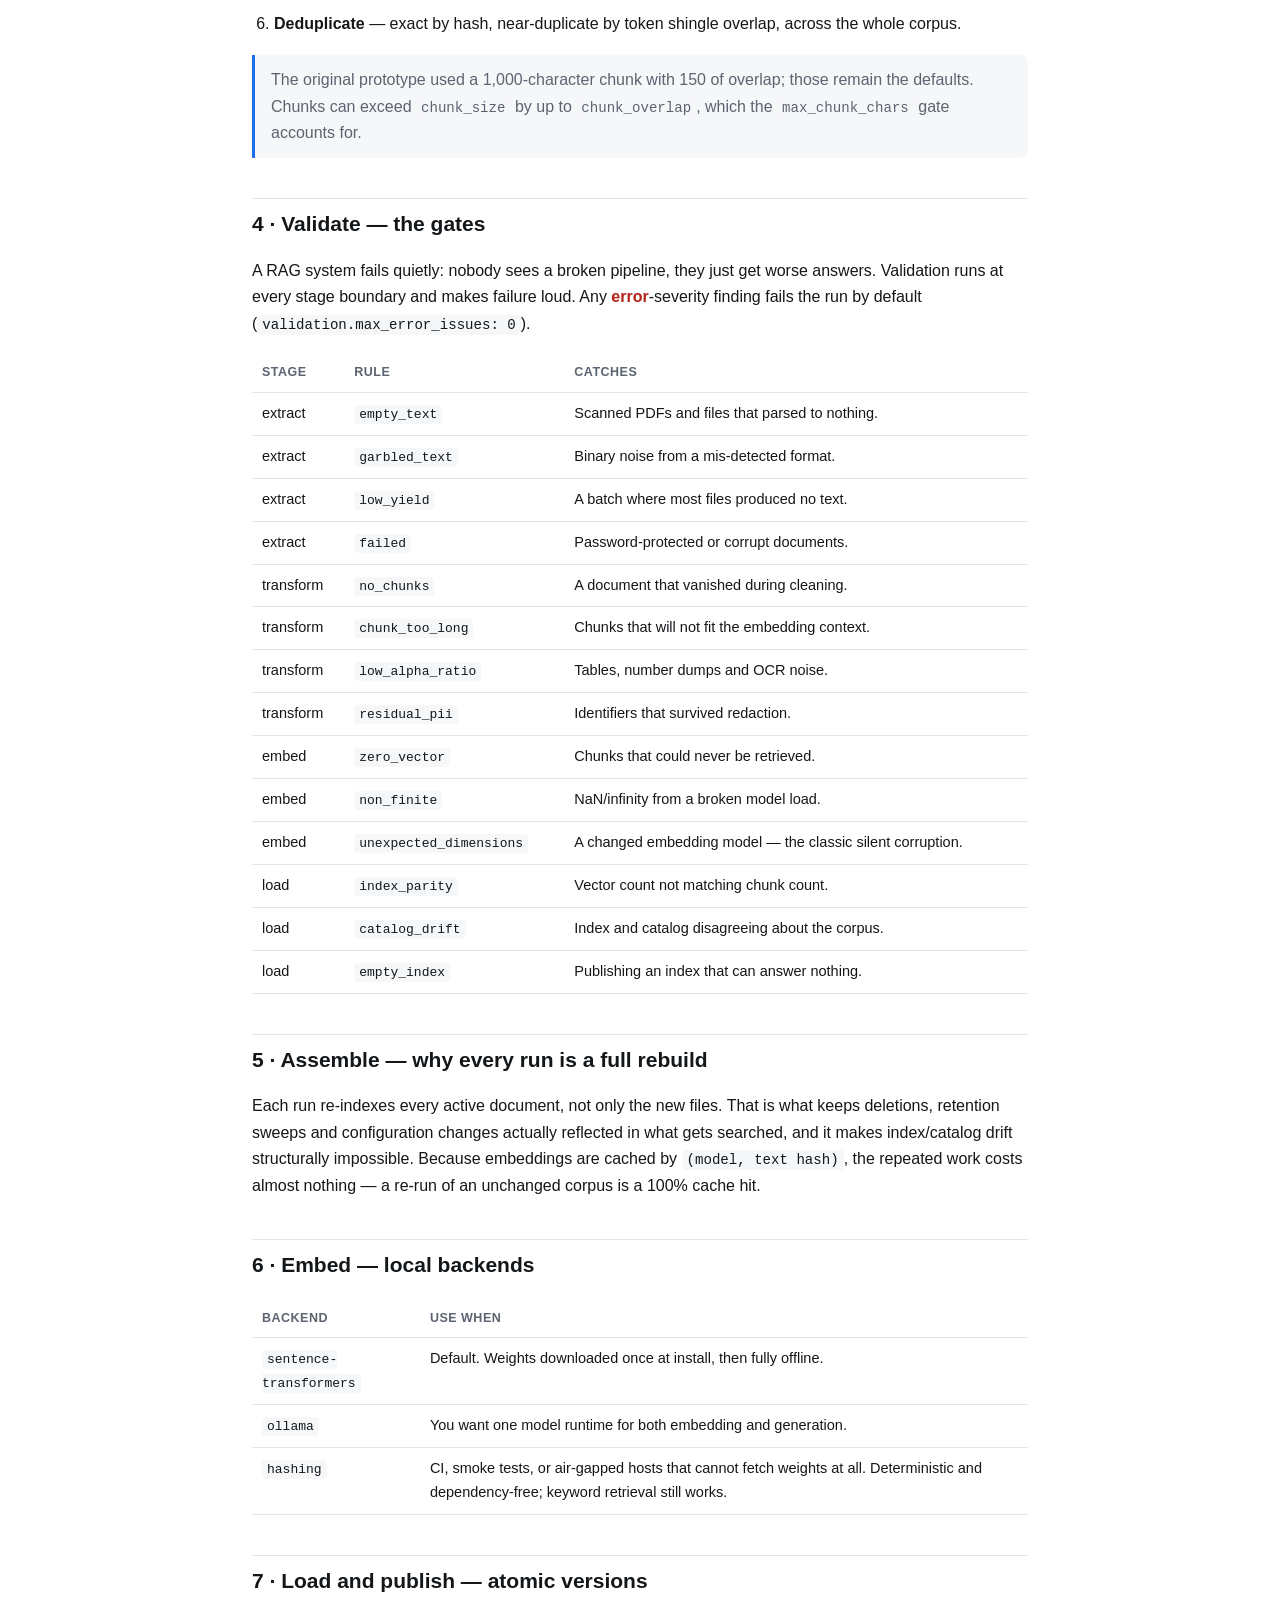
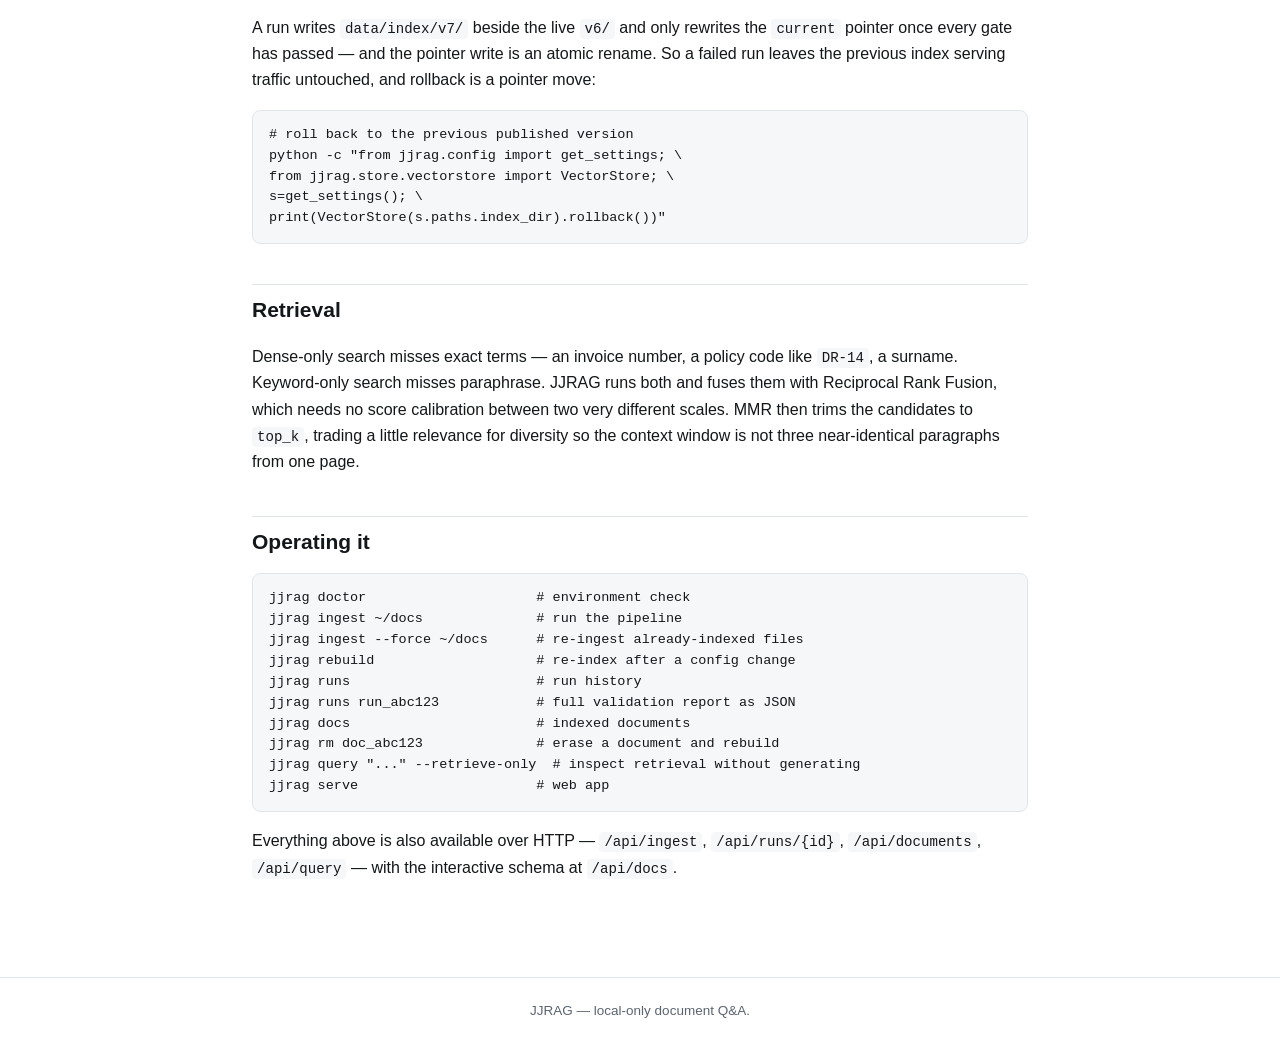
<file: docs/pipeline.html>
<!DOCTYPE html>
<html lang="en">
<head>
<meta charset="utf-8">
<meta name="viewport" content="width=device-width, initial-scale=1">
<title>Pipeline reference — JJRAG</title>
<link rel="stylesheet" href="styles.css">
<link rel="icon" href="data:image/svg+xml,<svg xmlns='http://www.w3.org/2000/svg' viewBox='0 0 100 100'><text y='.9em' font-size='90'>🔒</text></svg>">
</head>
<body>
<header class="site">
  <strong>🔒 JJRAG</strong>
  <nav>
    <a href="index.html">Overview</a>
    <a href="pipeline.html" class="active">Pipeline</a>
    <a href="hosting.html">Hosting</a>
    <a href="compliance.html">Compliance</a>
    <a href="https://github.com/jfjustin/JJRAG">GitHub</a>
  </nav>
</header>

<main>
<h1>Pipeline reference</h1>
<p class="lead">
  Eight stages, each with typed inputs and outputs, each gated. A run either
  publishes a validated index or fails with a named rule and changes nothing.
</p>

<div class="pipeline">
  <span>scan</span><span>extract</span><span>transform</span><span>assemble</span>
  <span>embed</span><span>load</span><span>publish</span>
</div>

<h2>1 · Scan — admission control</h2>
<p>
  Uploads are untrusted input. Before a file is opened by a parser it must pass:
  an extension allowlist, a magic-byte check that the content matches the
  extension, a size cap, a zip-bomb expansion-ratio check for OOXML containers,
  and a macro-payload check. Rejected files move to
  <code>data/quarantine/</code> with a <code>.reason.txt</code> beside them —
  never silently dropped, because an auditor needs to see what was refused.
</p>
<p>
  Files whose SHA-256 is already in the catalog are skipped, which makes
  re-running ingestion on a directory idempotent and cheap.
</p>

<h2>2 · Extract — bytes to text, with provenance</h2>
<p>
  One extractor per format, all producing the same record shape. Extraction is
  <em>segment-aware</em>: a PDF page, a slide, a CSV row-group and an email body
  each become a segment with a human-readable label. That label is what a
  citation shows the reader — <code>report.pdf, p. 12</code> — and it is the
  difference between an answer you can check and one you have to trust.
</p>
<table>
  <tr><th>Format</th><th>Segmentation</th><th>Notes</th></tr>
  <tr><td><code>.pdf</code></td><td>one per page</td><td>Flags pages with no text as likely scans; optional local OCR fallback.</td></tr>
  <tr><td><code>.docx</code></td><td>whole document</td><td>Headings and tables preserved; parsed with the standard library.</td></tr>
  <tr><td><code>.pptx</code></td><td>one per slide</td><td>Includes speaker notes.</td></tr>
  <tr><td><code>.md</code></td><td>one per heading</td><td>Section structure survives into chunk metadata.</td></tr>
  <tr><td><code>.html</code></td><td>whole document</td><td>Scripts and styles stripped before text.</td></tr>
  <tr><td><code>.csv</code> / <code>.tsv</code></td><td>50-row groups</td><td>Column names repeated per row so chunks stay self-describing.</td></tr>
  <tr><td><code>.json</code> / <code>.jsonl</code></td><td>one per record</td><td>Nested structures flattened to <code>path: value</code> lines.</td></tr>
  <tr><td><code>.eml</code></td><td>whole message</td><td>Headers kept as context above the body.</td></tr>
</table>
<p>A parser failure on one file never aborts the run; it is recorded and surfaced by the validation stage.</p>

<h2>3 · Transform — clean, redact, chunk</h2>
<p>Most retrieval quality is won or lost here, in this order:</p>
<ol>
  <li><strong>Normalise</strong> — Unicode NFKC, ligatures, smart quotes,
      control characters, whitespace. Two spellings of one word must not become
      two vectors.</li>
  <li><strong>De-hyphenate</strong> — PDFs break words across lines
      (<code>compli-\nance</code>); rejoining them is the single highest-value
      cleanup for PDF corpora.</li>
  <li><strong>Strip boilerplate</strong> — lines repeating on most pages are
      headers and footers, and they otherwise crowd real content out of the
      top-k.</li>
  <li><strong>Redact PII</strong> — before anything is persisted, with typed
      placeholders that keep sentences readable and co-reference intact.</li>
  <li><strong>Chunk</strong> — recursively on natural boundaries (paragraph,
      then sentence, then word), with overlap so an answer spanning a boundary
      stays retrievable.</li>
  <li><strong>Deduplicate</strong> — exact by hash, near-duplicate by token
      shingle overlap, across the whole corpus.</li>
</ol>
<blockquote>
  The original prototype used a 1,000-character chunk with 150 of overlap; those
  remain the defaults. Chunks can exceed <code>chunk_size</code> by up to
  <code>chunk_overlap</code>, which the <code>max_chunk_chars</code> gate
  accounts for.
</blockquote>

<h2>4 · Validate — the gates</h2>
<p>
  A RAG system fails quietly: nobody sees a broken pipeline, they just get worse
  answers. Validation runs at every stage boundary and makes failure loud. Any
  <span class="bad">error</span>-severity finding fails the run by default
  (<code>validation.max_error_issues: 0</code>).
</p>
<table>
  <tr><th>Stage</th><th>Rule</th><th>Catches</th></tr>
  <tr><td>extract</td><td><code>empty_text</code></td><td>Scanned PDFs and files that parsed to nothing.</td></tr>
  <tr><td>extract</td><td><code>garbled_text</code></td><td>Binary noise from a mis-detected format.</td></tr>
  <tr><td>extract</td><td><code>low_yield</code></td><td>A batch where most files produced no text.</td></tr>
  <tr><td>extract</td><td><code>failed</code></td><td>Password-protected or corrupt documents.</td></tr>
  <tr><td>transform</td><td><code>no_chunks</code></td><td>A document that vanished during cleaning.</td></tr>
  <tr><td>transform</td><td><code>chunk_too_long</code></td><td>Chunks that will not fit the embedding context.</td></tr>
  <tr><td>transform</td><td><code>low_alpha_ratio</code></td><td>Tables, number dumps and OCR noise.</td></tr>
  <tr><td>transform</td><td><code>residual_pii</code></td><td>Identifiers that survived redaction.</td></tr>
  <tr><td>embed</td><td><code>zero_vector</code></td><td>Chunks that could never be retrieved.</td></tr>
  <tr><td>embed</td><td><code>non_finite</code></td><td>NaN/infinity from a broken model load.</td></tr>
  <tr><td>embed</td><td><code>unexpected_dimensions</code></td><td>A changed embedding model — the classic silent corruption.</td></tr>
  <tr><td>load</td><td><code>index_parity</code></td><td>Vector count not matching chunk count.</td></tr>
  <tr><td>load</td><td><code>catalog_drift</code></td><td>Index and catalog disagreeing about the corpus.</td></tr>
  <tr><td>load</td><td><code>empty_index</code></td><td>Publishing an index that can answer nothing.</td></tr>
</table>

<h2>5 · Assemble — why every run is a full rebuild</h2>
<p>
  Each run re-indexes every active document, not only the new files. That is
  what keeps deletions, retention sweeps and configuration changes actually
  reflected in what gets searched, and it makes index/catalog drift structurally
  impossible. Because embeddings are cached by <code>(model, text hash)</code>,
  the repeated work costs almost nothing — a re-run of an unchanged corpus is a
  100% cache hit.
</p>

<h2>6 · Embed — local backends</h2>
<table>
  <tr><th>Backend</th><th>Use when</th></tr>
  <tr><td><code>sentence-transformers</code></td><td>Default. Weights downloaded once at install, then fully offline.</td></tr>
  <tr><td><code>ollama</code></td><td>You want one model runtime for both embedding and generation.</td></tr>
  <tr><td><code>hashing</code></td><td>CI, smoke tests, or air-gapped hosts that cannot fetch weights at all. Deterministic and dependency-free; keyword retrieval still works.</td></tr>
</table>

<h2>7 · Load and publish — atomic versions</h2>
<p>
  A run writes <code>data/index/v7/</code> beside the live <code>v6/</code> and
  only rewrites the <code>current</code> pointer once every gate has passed —
  and the pointer write is an atomic rename. So a failed run leaves the previous
  index serving traffic untouched, and rollback is a pointer move:
</p>
<pre><code># roll back to the previous published version
python -c "from jjrag.config import get_settings; \
from jjrag.store.vectorstore import VectorStore; \
s=get_settings(); \
print(VectorStore(s.paths.index_dir).rollback())"</code></pre>

<h2>Retrieval</h2>
<p>
  Dense-only search misses exact terms — an invoice number, a policy code like
  <code>DR-14</code>, a surname. Keyword-only search misses paraphrase. JJRAG
  runs both and fuses them with Reciprocal Rank Fusion, which needs no score
  calibration between two very different scales. MMR then trims the candidates
  to <code>top_k</code>, trading a little relevance for diversity so the context
  window is not three near-identical paragraphs from one page.
</p>

<h2>Operating it</h2>
<pre><code>jjrag doctor                     # environment check
jjrag ingest ~/docs              # run the pipeline
jjrag ingest --force ~/docs      # re-ingest already-indexed files
jjrag rebuild                    # re-index after a config change
jjrag runs                       # run history
jjrag runs run_abc123            # full validation report as JSON
jjrag docs                       # indexed documents
jjrag rm doc_abc123              # erase a document and rebuild
jjrag query "..." --retrieve-only  # inspect retrieval without generating
jjrag serve                      # web app</code></pre>
<p>
  Everything above is also available over HTTP —
  <code>/api/ingest</code>, <code>/api/runs/{id}</code>,
  <code>/api/documents</code>, <code>/api/query</code> — with the interactive
  schema at <code>/api/docs</code>.
</p>
</main>

<footer>JJRAG — local-only document Q&amp;A.</footer>
</body>
</html>
</file>
<file: docs/styles.css>
/* JJRAG documentation site — self-contained, no external requests. */
:root {
  --bg: #ffffff; --surface: #f6f7f9; --border: #e2e6ea;
  --text: #14171a; --dim: #5b6470; --accent: #1f6feb;
  --good: #1a7f37; --bad: #b42318; --warn: #9a6700;
  --mono: ui-monospace, SFMono-Regular, Menlo, Consolas, monospace;
  --sans: -apple-system, BlinkMacSystemFont, "Segoe UI", Roboto, Helvetica, Arial, sans-serif;
}
@media (prefers-color-scheme: dark) {
  :root {
    --bg: #0f1115; --surface: #171a1f; --border: #2b3038;
    --text: #e6e8eb; --dim: #9aa4b2; --accent: #4c8dff;
    --good: #4ac26b; --bad: #ff7b72; --warn: #e3b341;
  }
}
* { box-sizing: border-box; }
body {
  margin: 0; background: var(--bg); color: var(--text);
  font-family: var(--sans); line-height: 1.65; font-size: 16px;
}
header.site {
  border-bottom: 1px solid var(--border); background: var(--surface);
  padding: 14px 24px; display: flex; gap: 20px; align-items: center;
  flex-wrap: wrap; position: sticky; top: 0; z-index: 10;
}
header.site strong { font-size: 17px; }
header.site nav { display: flex; gap: 16px; flex-wrap: wrap; }
header.site a { color: var(--dim); text-decoration: none; font-size: 14.5px; }
header.site a:hover, header.site a.active { color: var(--accent); }
main { max-width: 820px; margin: 0 auto; padding: 36px 22px 80px; }
h1 { font-size: 30px; line-height: 1.25; margin: 0 0 8px; letter-spacing: -0.02em; }
h2 { font-size: 21px; margin: 40px 0 12px; padding-top: 8px; border-top: 1px solid var(--border); }
h3 { font-size: 16.5px; margin: 26px 0 8px; }
p.lead { font-size: 18px; color: var(--dim); margin: 0 0 28px; }
a { color: var(--accent); }
code { font-family: var(--mono); font-size: 0.88em; background: var(--surface); padding: 2px 5px; border-radius: 4px; }
pre {
  background: var(--surface); border: 1px solid var(--border); border-radius: 8px;
  padding: 14px 16px; overflow-x: auto; font-size: 13.5px; line-height: 1.55;
}
pre code { background: none; padding: 0; font-size: inherit; }
table { width: 100%; border-collapse: collapse; margin: 16px 0; font-size: 14.5px; }
th, td { text-align: left; padding: 9px 10px; border-bottom: 1px solid var(--border); vertical-align: top; }
th { font-size: 12.5px; text-transform: uppercase; letter-spacing: 0.04em; color: var(--dim); }
td code { font-size: 13px; }
blockquote {
  margin: 18px 0; padding: 12px 16px; border-left: 3px solid var(--accent);
  background: var(--surface); border-radius: 0 8px 8px 0; color: var(--dim);
}
blockquote.warn { border-left-color: var(--warn); }
ul, ol { padding-left: 22px; }
li { margin: 5px 0; }
.pipeline {
  display: flex; gap: 6px; flex-wrap: wrap; margin: 22px 0;
}
.pipeline span {
  background: var(--surface); border: 1px solid var(--border);
  border-radius: 999px; padding: 5px 13px; font-size: 13px; font-family: var(--mono);
}
.pipeline span::after { content: " →"; color: var(--dim); }
.pipeline span:last-child::after { content: ""; }
.grid { display: grid; gap: 14px; grid-template-columns: repeat(auto-fit, minmax(230px, 1fr)); margin: 20px 0; }
.card { border: 1px solid var(--border); border-radius: 10px; padding: 15px; background: var(--surface); }
.card h3 { margin: 0 0 6px; font-size: 14.5px; }
.card p { margin: 0; font-size: 14px; color: var(--dim); }
.good { color: var(--good); font-weight: 600; }
.bad { color: var(--bad); font-weight: 600; }
footer { border-top: 1px solid var(--border); color: var(--dim); font-size: 13.5px; padding: 22px; text-align: center; }
@media (max-width: 640px) { main { padding: 24px 16px 60px; } h1 { font-size: 25px; } }
</file>
